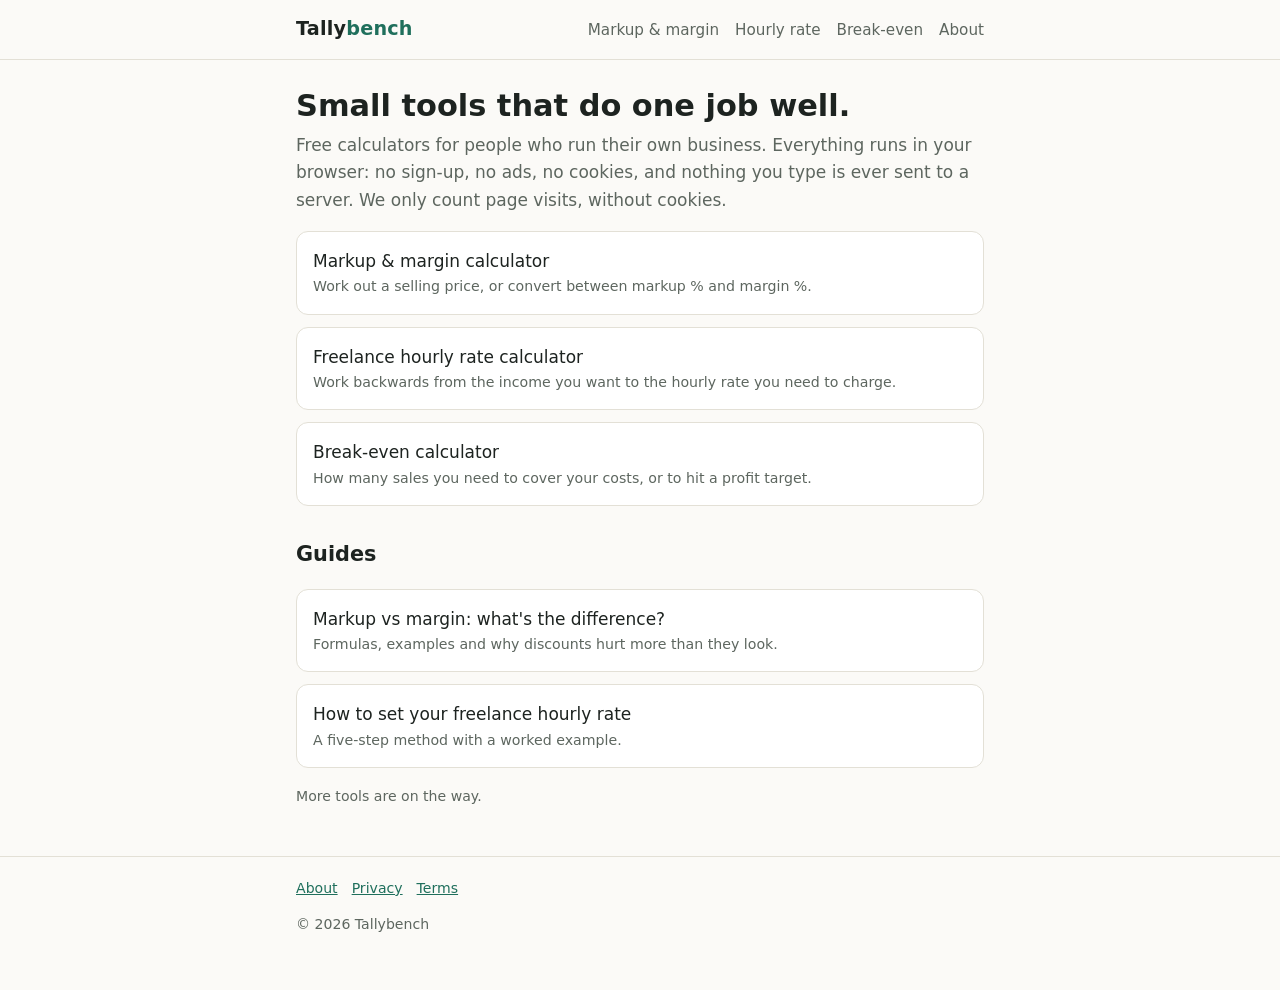
<file: index.html>
<!doctype html>
<html lang="en">
<head>
<meta charset="utf-8">
<meta name="viewport" content="width=device-width,initial-scale=1">
<title>Tallybench – free, private calculators for small business</title>
<meta name="description" content="Small, fast calculators for people who run their own business. Everything runs in your browser. No sign-up, no cookies, and nothing you type is sent anywhere.">
<link rel="canonical" href="https://tallybench.github.io/">
<link rel="stylesheet" href="style.css">
</head>
<body>
<header class="site"><div class="wrap">
<a class="brand" href="./">Tally<span>bench</span></a>
<nav><a href="markup-margin-calculator.html">Markup &amp; margin</a><a href="hourly-rate-calculator.html">Hourly rate</a><a href="break-even-calculator.html">Break-even</a><a href="about.html">About</a></nav>
</div></header>
<main class="wrap">
<h1>Small tools that do one job well.</h1>
<p class="lead">Free calculators for people who run their own business. Everything runs in your browser: no sign-up, no ads, no cookies, and nothing you type is ever sent to a server. We only count page visits, without cookies.</p>
<ul class="tools">
<li><a href="markup-margin-calculator.html">Markup &amp; margin calculator<small>Work out a selling price, or convert between markup % and margin %.</small></a></li>
<li><a href="hourly-rate-calculator.html">Freelance hourly rate calculator<small>Work backwards from the income you want to the hourly rate you need to charge.</small></a></li>
<li><a href="break-even-calculator.html">Break-even calculator<small>How many sales you need to cover your costs, or to hit a profit target.</small></a></li>
</ul>
<h2>Guides</h2>
<ul class="tools">
<li><a href="guide-markup-vs-margin.html">Markup vs margin: what's the difference?<small>Formulas, examples and why discounts hurt more than they look.</small></a></li>
<li><a href="guide-freelance-hourly-rate.html">How to set your freelance hourly rate<small>A five-step method with a worked example.</small></a></li>
</ul>
<p class="note">More tools are on the way.</p>
</main>
<footer><div class="wrap"><a href="about.html">About</a><a href="privacy.html">Privacy</a><a href="terms.html">Terms</a><p>© 2026 Tallybench</p></div></footer>
<script data-goatcounter="https://claude.goatcounter.com/count" async src="//gc.zgo.at/count.js"></script>
</body>
</html>
</file>
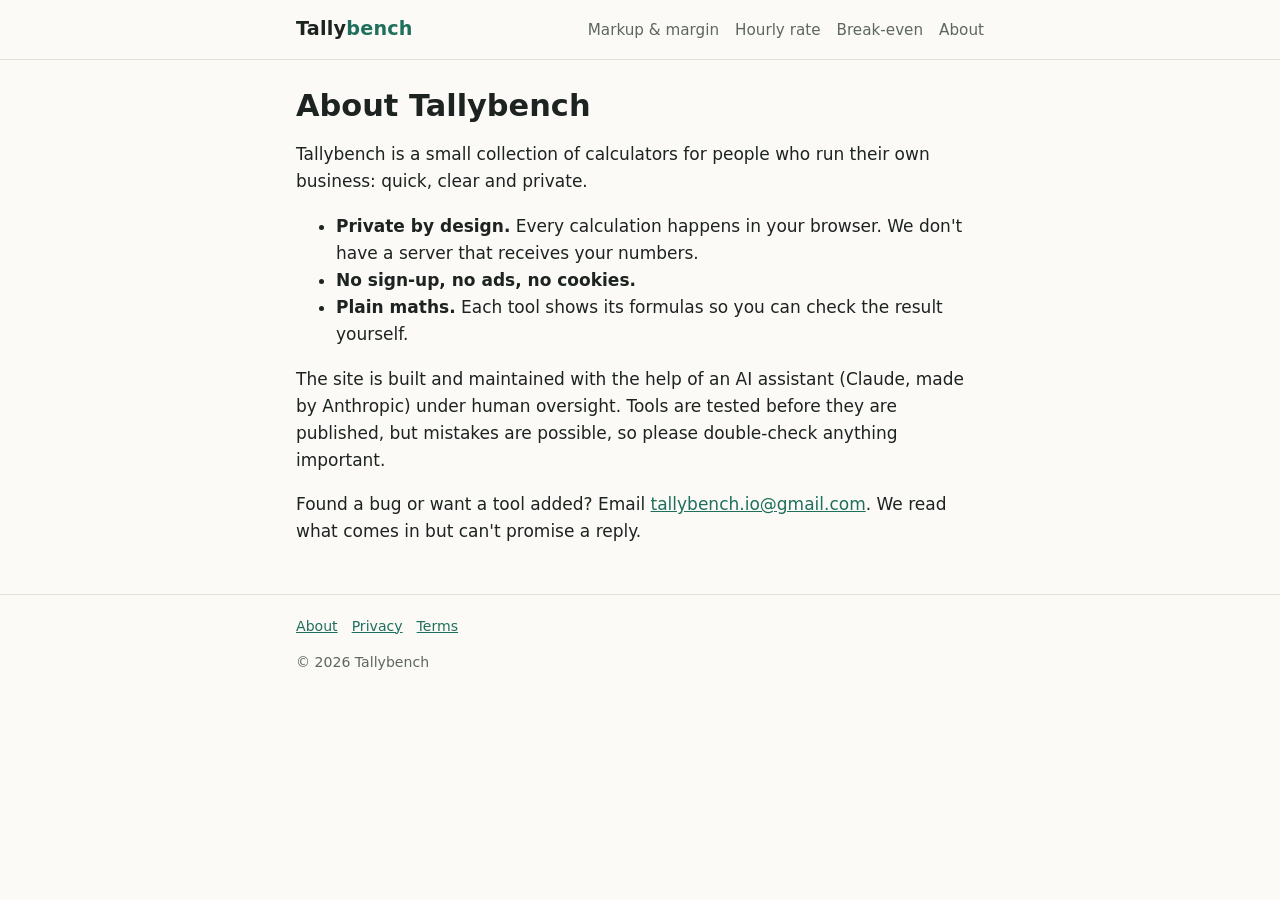
<file: about.html>
<!doctype html>
<html lang="en">
<head>
<meta charset="utf-8">
<meta name="viewport" content="width=device-width,initial-scale=1">
<title>About – Tallybench</title>
<meta name="description" content="Tallybench builds small, private, in-browser calculators for people who run their own business.">
<link rel="canonical" href="https://tallybench.github.io/about.html">
<link rel="stylesheet" href="style.css">
</head>
<body>
<header class="site"><div class="wrap">
<a class="brand" href="./">Tally<span>bench</span></a>
<nav><a href="markup-margin-calculator.html">Markup &amp; margin</a><a href="hourly-rate-calculator.html">Hourly rate</a><a href="break-even-calculator.html">Break-even</a><a href="about.html">About</a></nav>
</div></header>
<main class="wrap">
<h1>About Tallybench</h1>
<p>Tallybench is a small collection of calculators for people who run their own business: quick, clear and private.</p>
<ul>
<li><strong>Private by design.</strong> Every calculation happens in your browser. We don't have a server that receives your numbers.</li>
<li><strong>No sign-up, no ads, no cookies.</strong></li>
<li><strong>Plain maths.</strong> Each tool shows its formulas so you can check the result yourself.</li>
</ul>
<p>The site is built and maintained with the help of an AI assistant (Claude, made by Anthropic) under human oversight. Tools are tested before they are published, but mistakes are possible, so please double-check anything important.</p>
<p>Found a bug or want a tool added? Email <a href="mailto:tallybench.io@gmail.com">tallybench.io@gmail.com</a>. We read what comes in but can't promise a reply.</p>
</main>
<footer><div class="wrap"><a href="about.html">About</a><a href="privacy.html">Privacy</a><a href="terms.html">Terms</a><p>© 2026 Tallybench</p></div></footer>
<script data-goatcounter="https://claude.goatcounter.com/count" async src="//gc.zgo.at/count.js"></script>
</body>
</html>
</file>
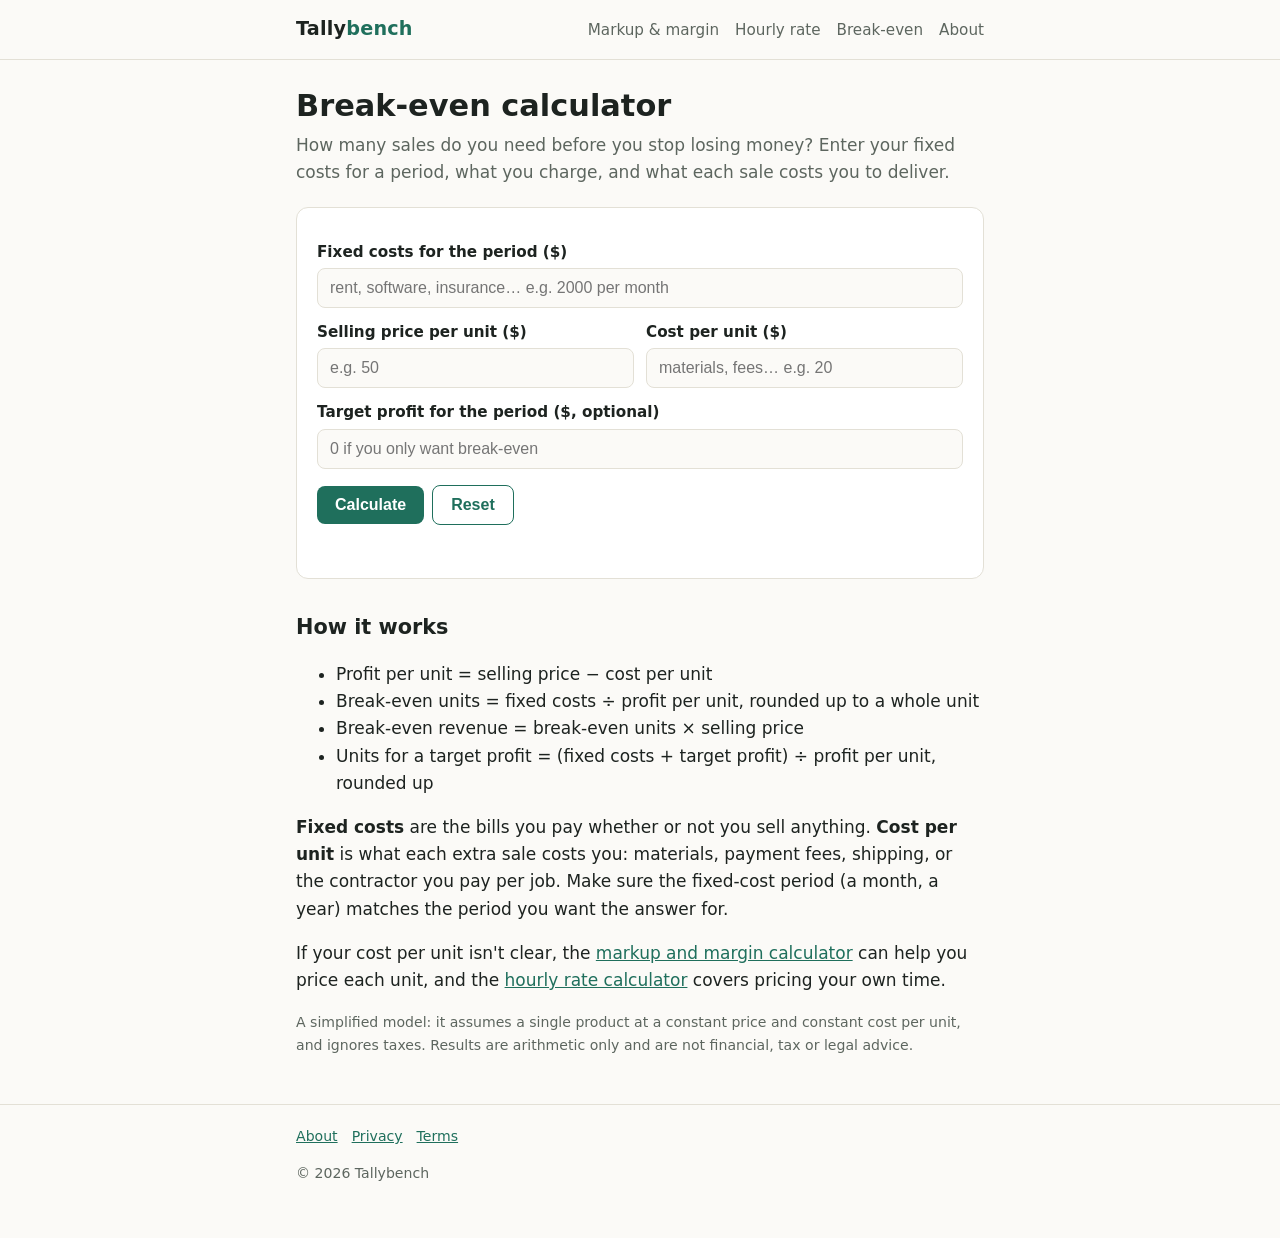
<file: break-even-calculator.html>
<!doctype html>
<html lang="en">
<head>
<meta charset="utf-8">
<meta name="viewport" content="width=device-width,initial-scale=1">
<title>Break-even calculator – Tallybench</title>
<meta name="description" content="Find how many sales you need to cover your costs. Enter fixed costs, price and cost per unit to get your break-even point, plus the sales needed for a target profit. Runs in your browser.">
<link rel="canonical" href="https://tallybench.github.io/break-even-calculator.html">
<link rel="stylesheet" href="style.css">
</head>
<body>
<header class="site"><div class="wrap">
<a class="brand" href="./">Tally<span>bench</span></a>
<nav><a href="markup-margin-calculator.html">Markup &amp; margin</a><a href="hourly-rate-calculator.html">Hourly rate</a><a href="break-even-calculator.html">Break-even</a><a href="about.html">About</a></nav>
</div></header>
<main class="wrap">
<h1>Break-even calculator</h1>
<p class="lead">How many sales do you need before you stop losing money? Enter your fixed costs for a period, what you charge, and what each sale costs you to deliver.</p>

<form class="card" id="f" novalidate>
<label for="fixed">Fixed costs for the period ($)</label>
<input id="fixed" inputmode="decimal" placeholder="rent, software, insurance… e.g. 2000 per month" autocomplete="off">
<div class="row">
<div><label for="price">Selling price per unit ($)</label><input id="price" inputmode="decimal" placeholder="e.g. 50" autocomplete="off"></div>
<div><label for="variable">Cost per unit ($)</label><input id="variable" inputmode="decimal" placeholder="materials, fees… e.g. 20" autocomplete="off"></div>
</div>
<label for="target">Target profit for the period ($, optional)</label>
<input id="target" inputmode="decimal" placeholder="0 if you only want break-even" autocomplete="off">
<button type="submit">Calculate</button><button type="button" class="secondary" id="reset">Reset</button>
<div class="err" id="err" role="alert"></div>
<div class="results" id="out" aria-live="polite" hidden>
<div class="stat"><div class="k">Break-even units</div><div class="v" id="r-units"></div></div>
<div class="stat"><div class="k">Break-even revenue</div><div class="v" id="r-revenue"></div></div>
<div class="stat"><div class="k">Profit per unit</div><div class="v" id="r-contrib"></div></div>
<div class="stat"><div class="k">Per-unit margin</div><div class="v" id="r-contribpct"></div></div>
<div class="stat"><div class="k">Units for target profit</div><div class="v" id="r-tunits"></div></div>
<div class="stat"><div class="k">Revenue for target profit</div><div class="v" id="r-trevenue"></div></div>
</div>
</form>

<h2>How it works</h2>
<ul>
<li>Profit per unit = selling price − cost per unit</li>
<li>Break-even units = fixed costs ÷ profit per unit, rounded up to a whole unit</li>
<li>Break-even revenue = break-even units × selling price</li>
<li>Units for a target profit = (fixed costs + target profit) ÷ profit per unit, rounded up</li>
</ul>
<p><strong>Fixed costs</strong> are the bills you pay whether or not you sell anything. <strong>Cost per unit</strong> is what each extra sale costs you: materials, payment fees, shipping, or the contractor you pay per job. Make sure the fixed-cost period (a month, a year) matches the period you want the answer for.</p>
<p>If your cost per unit isn't clear, the <a href="markup-margin-calculator.html">markup and margin calculator</a> can help you price each unit, and the <a href="hourly-rate-calculator.html">hourly rate calculator</a> covers pricing your own time.</p>
<p class="note">A simplified model: it assumes a single product at a constant price and constant cost per unit, and ignores taxes. Results are arithmetic only and are not financial, tax or legal advice.</p>
</main>
<footer><div class="wrap"><a href="about.html">About</a><a href="privacy.html">Privacy</a><a href="terms.html">Terms</a><p>© 2026 Tallybench</p></div></footer>
<script src="break-even.js"></script>
<script data-goatcounter="https://claude.goatcounter.com/count" async src="//gc.zgo.at/count.js"></script>
</body>
</html>
</file>
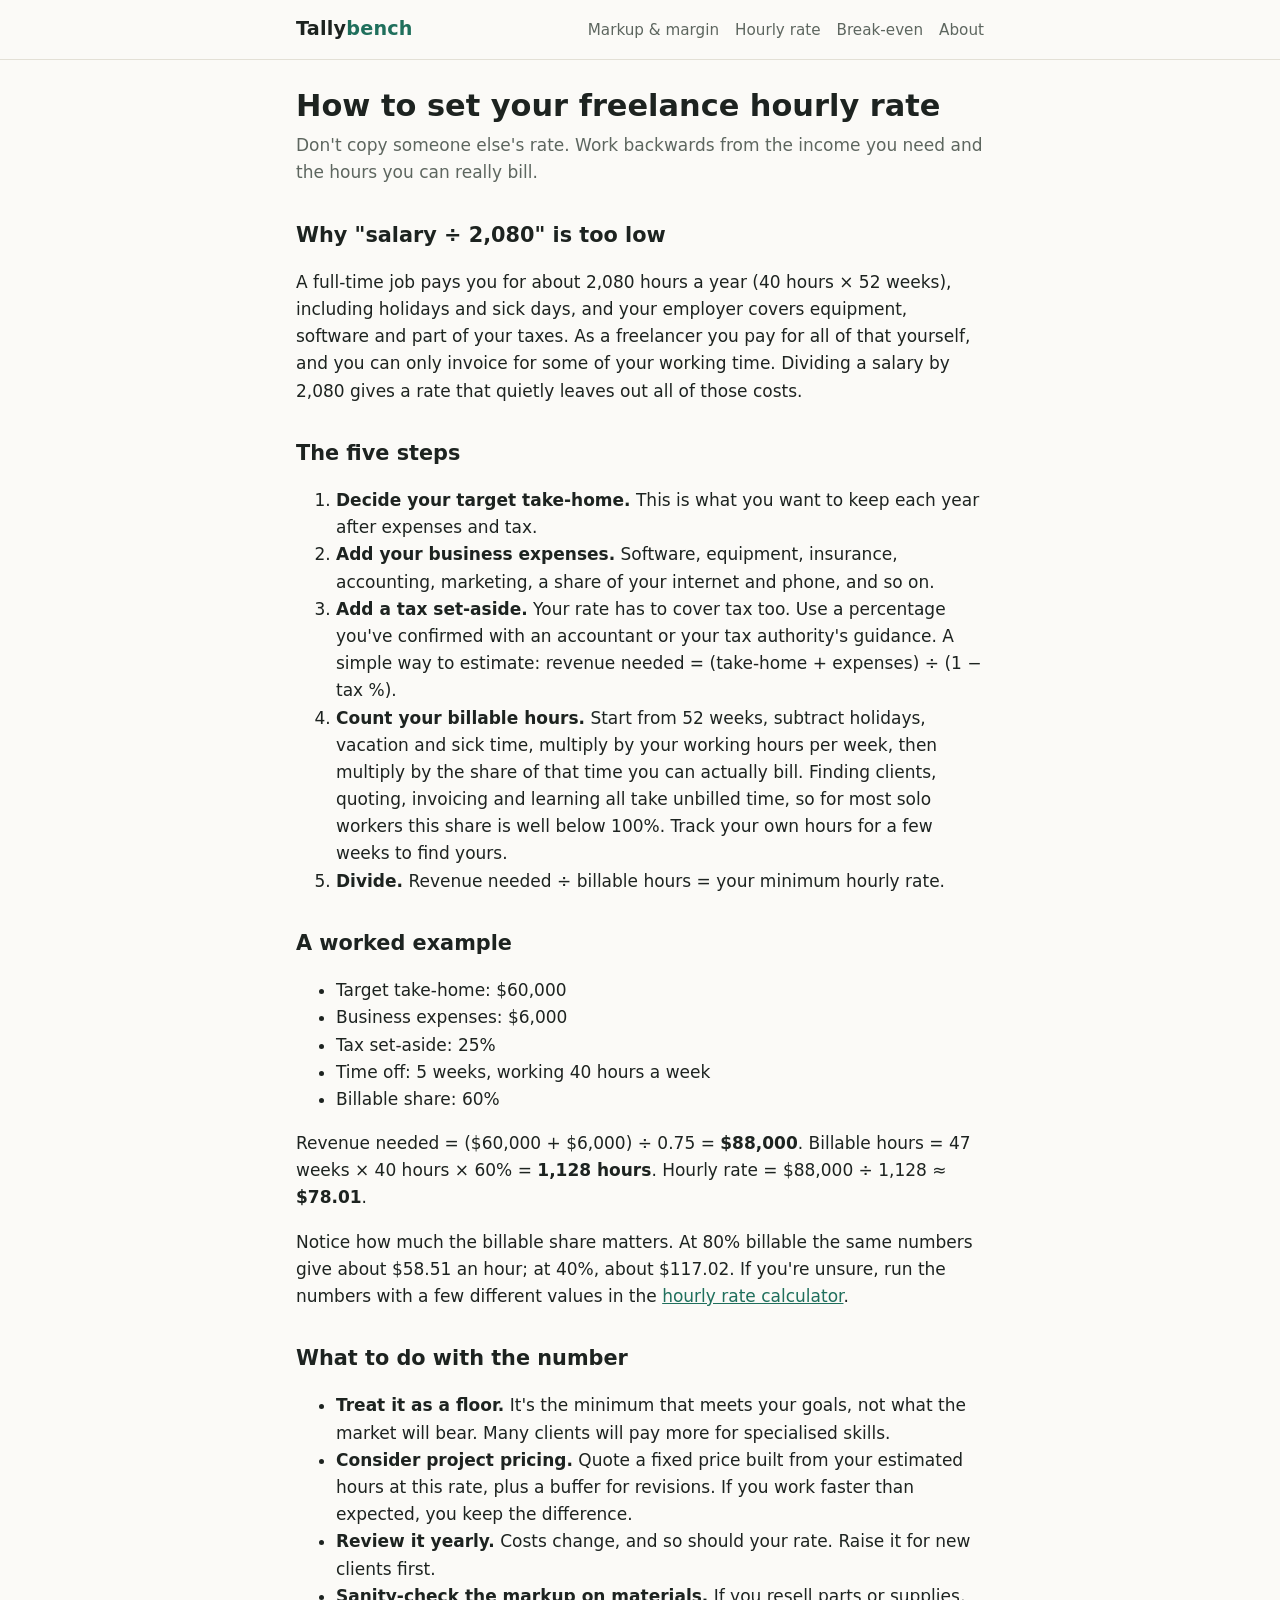
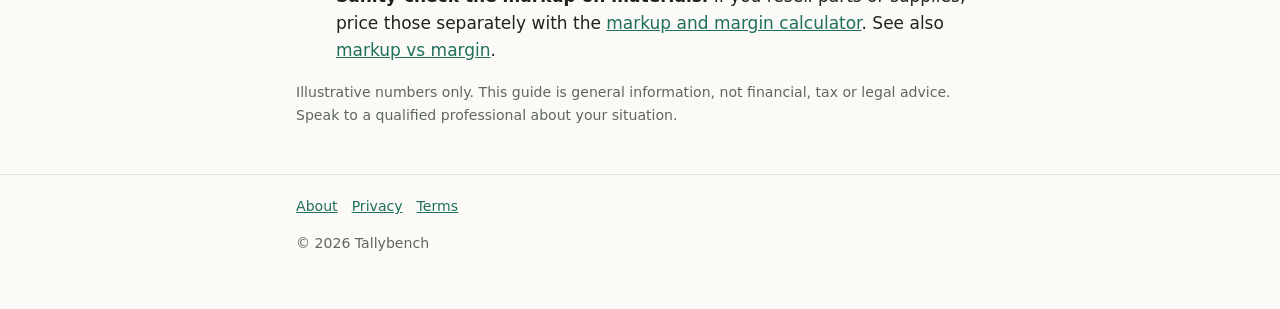
<file: guide-freelance-hourly-rate.html>
<!doctype html>
<html lang="en">
<head>
<meta charset="utf-8">
<meta name="viewport" content="width=device-width,initial-scale=1">
<title>How to set your freelance hourly rate (with a worked example) – Tallybench</title>
<meta name="description" content="A step-by-step way to work out your freelance hourly rate: start from the income you want, add expenses and tax set-aside, then divide by the hours you can really bill.">
<link rel="canonical" href="https://tallybench.github.io/guide-freelance-hourly-rate.html">
<link rel="stylesheet" href="style.css">
</head>
<body>
<header class="site"><div class="wrap">
<a class="brand" href="./">Tally<span>bench</span></a>
<nav><a href="markup-margin-calculator.html">Markup &amp; margin</a><a href="hourly-rate-calculator.html">Hourly rate</a><a href="break-even-calculator.html">Break-even</a><a href="about.html">About</a></nav>
</div></header>
<main class="wrap">
<h1>How to set your freelance hourly rate</h1>
<p class="lead">Don't copy someone else's rate. Work backwards from the income you need and the hours you can really bill.</p>

<h2>Why "salary ÷ 2,080" is too low</h2>
<p>A full-time job pays you for about 2,080 hours a year (40 hours × 52 weeks), including holidays and sick days, and your employer covers equipment, software and part of your taxes. As a freelancer you pay for all of that yourself, and you can only invoice for some of your working time. Dividing a salary by 2,080 gives a rate that quietly leaves out all of those costs.</p>

<h2>The five steps</h2>
<ol>
<li><strong>Decide your target take-home.</strong> This is what you want to keep each year after expenses and tax.</li>
<li><strong>Add your business expenses.</strong> Software, equipment, insurance, accounting, marketing, a share of your internet and phone, and so on.</li>
<li><strong>Add a tax set-aside.</strong> Your rate has to cover tax too. Use a percentage you've confirmed with an accountant or your tax authority's guidance. A simple way to estimate: revenue needed = (take-home + expenses) ÷ (1 − tax %).</li>
<li><strong>Count your billable hours.</strong> Start from 52 weeks, subtract holidays, vacation and sick time, multiply by your working hours per week, then multiply by the share of that time you can actually bill. Finding clients, quoting, invoicing and learning all take unbilled time, so for most solo workers this share is well below 100%. Track your own hours for a few weeks to find yours.</li>
<li><strong>Divide.</strong> Revenue needed ÷ billable hours = your minimum hourly rate.</li>
</ol>

<h2>A worked example</h2>
<ul>
<li>Target take-home: $60,000</li>
<li>Business expenses: $6,000</li>
<li>Tax set-aside: 25%</li>
<li>Time off: 5 weeks, working 40 hours a week</li>
<li>Billable share: 60%</li>
</ul>
<p>Revenue needed = ($60,000 + $6,000) ÷ 0.75 = <strong>$88,000</strong>. Billable hours = 47 weeks × 40 hours × 60% = <strong>1,128 hours</strong>. Hourly rate = $88,000 ÷ 1,128 ≈ <strong>$78.01</strong>.</p>
<p>Notice how much the billable share matters. At 80% billable the same numbers give about $58.51 an hour; at 40%, about $117.02. If you're unsure, run the numbers with a few different values in the <a href="hourly-rate-calculator.html">hourly rate calculator</a>.</p>

<h2>What to do with the number</h2>
<ul>
<li><strong>Treat it as a floor.</strong> It's the minimum that meets your goals, not what the market will bear. Many clients will pay more for specialised skills.</li>
<li><strong>Consider project pricing.</strong> Quote a fixed price built from your estimated hours at this rate, plus a buffer for revisions. If you work faster than expected, you keep the difference.</li>
<li><strong>Review it yearly.</strong> Costs change, and so should your rate. Raise it for new clients first.</li>
<li><strong>Sanity-check the markup on materials.</strong> If you resell parts or supplies, price those separately with the <a href="markup-margin-calculator.html">markup and margin calculator</a>. See also <a href="guide-markup-vs-margin.html">markup vs margin</a>.</li>
</ul>
<p class="note">Illustrative numbers only. This guide is general information, not financial, tax or legal advice. Speak to a qualified professional about your situation.</p>
</main>
<footer><div class="wrap"><a href="about.html">About</a><a href="privacy.html">Privacy</a><a href="terms.html">Terms</a><p>© 2026 Tallybench</p></div></footer>
<script data-goatcounter="https://claude.goatcounter.com/count" async src="//gc.zgo.at/count.js"></script>
</body>
</html>
</file>
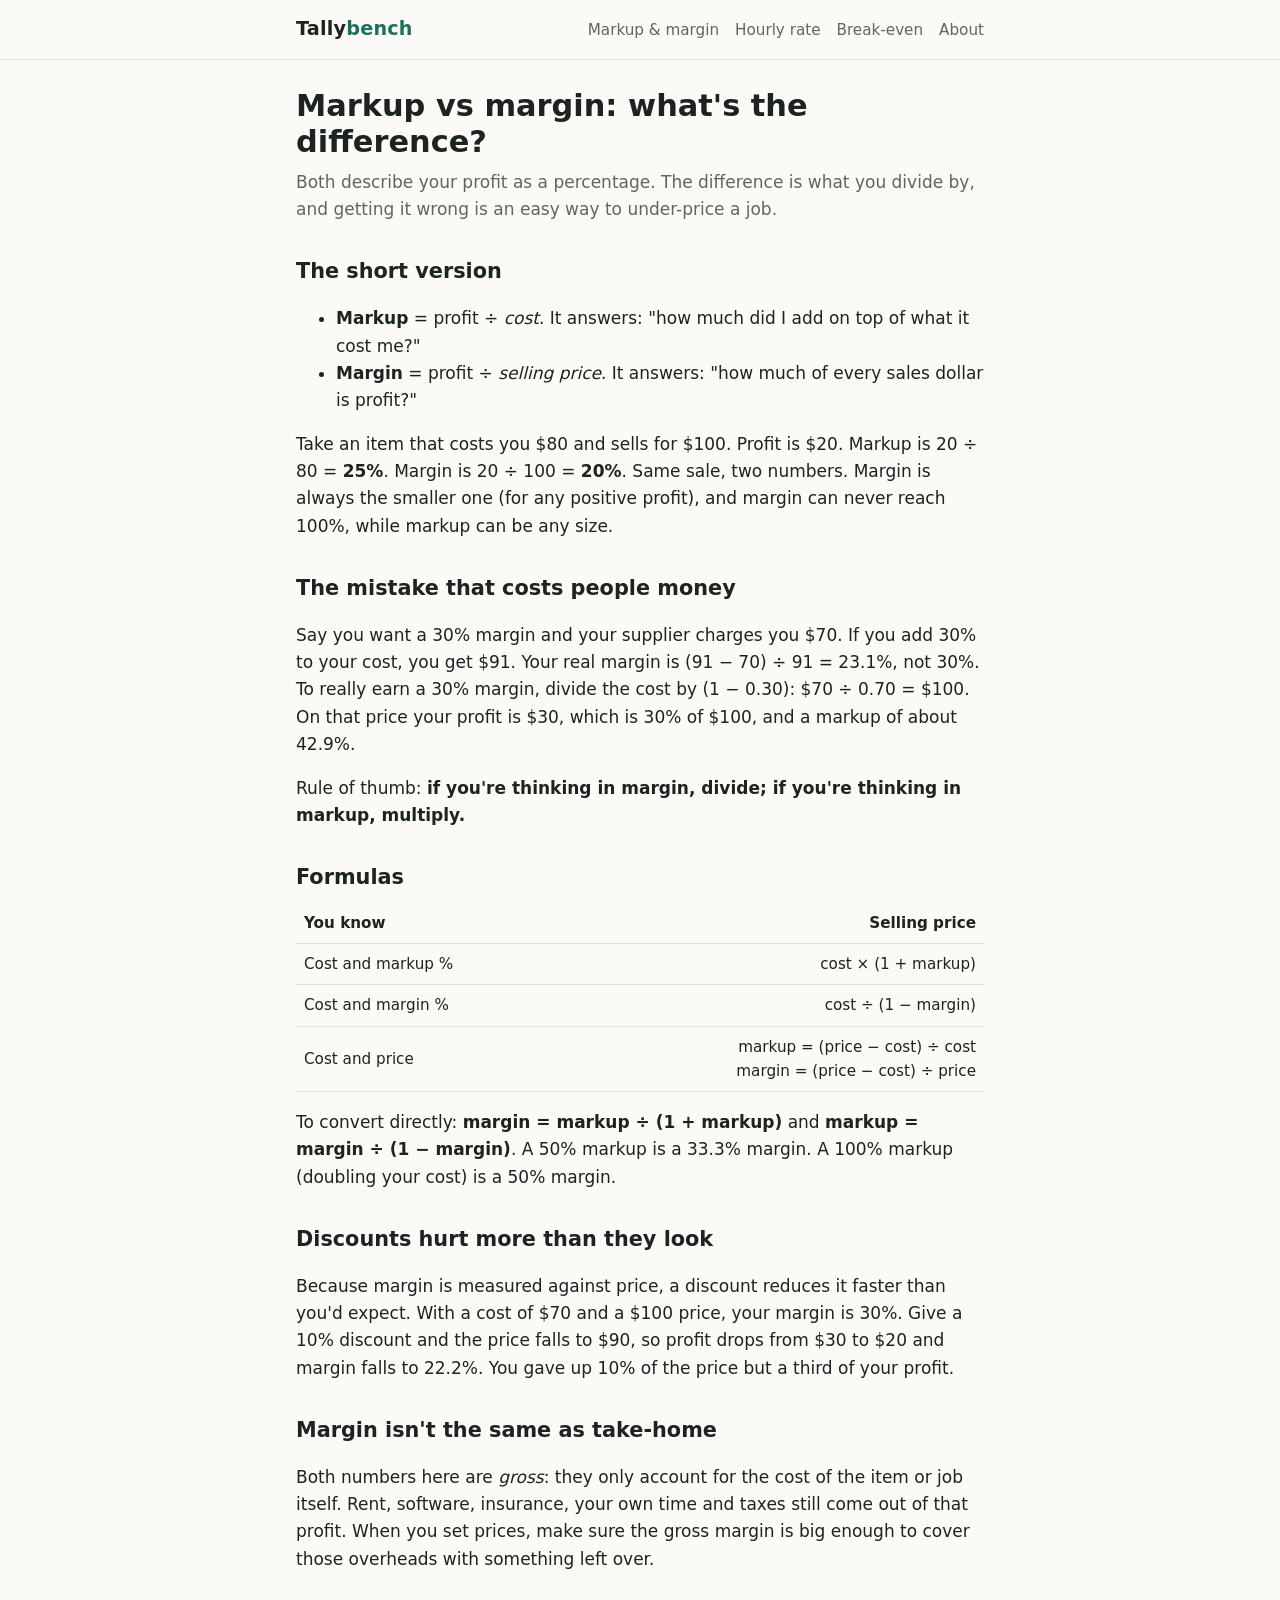
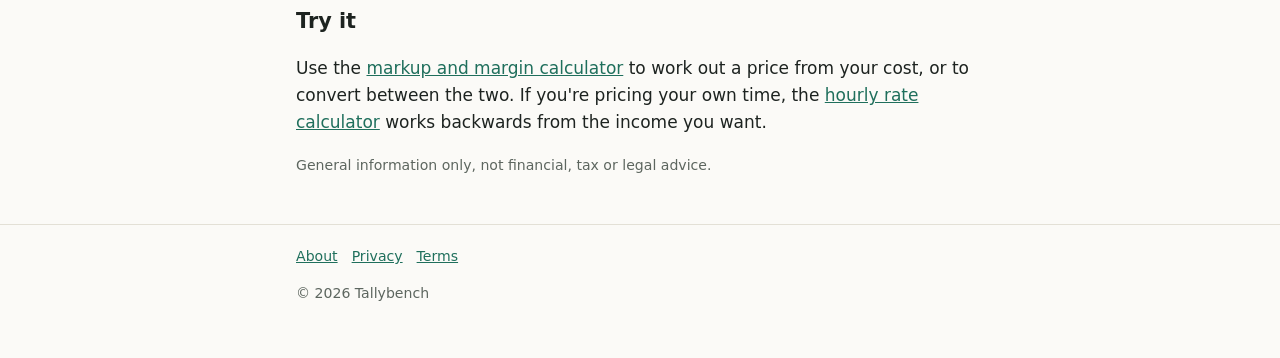
<file: guide-markup-vs-margin.html>
<!doctype html>
<html lang="en">
<head>
<meta charset="utf-8">
<meta name="viewport" content="width=device-width,initial-scale=1">
<title>Markup vs margin: the difference, formulas and examples – Tallybench</title>
<meta name="description" content="Markup and margin are not the same thing. Learn the difference, the formulas to convert between them, and how a discount quietly eats your margin.">
<link rel="canonical" href="https://tallybench.github.io/guide-markup-vs-margin.html">
<link rel="stylesheet" href="style.css">
</head>
<body>
<header class="site"><div class="wrap">
<a class="brand" href="./">Tally<span>bench</span></a>
<nav><a href="markup-margin-calculator.html">Markup &amp; margin</a><a href="hourly-rate-calculator.html">Hourly rate</a><a href="break-even-calculator.html">Break-even</a><a href="about.html">About</a></nav>
</div></header>
<main class="wrap">
<h1>Markup vs margin: what's the difference?</h1>
<p class="lead">Both describe your profit as a percentage. The difference is what you divide by, and getting it wrong is an easy way to under-price a job.</p>

<h2>The short version</h2>
<ul>
<li><strong>Markup</strong> = profit ÷ <em>cost</em>. It answers: "how much did I add on top of what it cost me?"</li>
<li><strong>Margin</strong> = profit ÷ <em>selling price</em>. It answers: "how much of every sales dollar is profit?"</li>
</ul>
<p>Take an item that costs you $80 and sells for $100. Profit is $20. Markup is 20 ÷ 80 = <strong>25%</strong>. Margin is 20 ÷ 100 = <strong>20%</strong>. Same sale, two numbers. Margin is always the smaller one (for any positive profit), and margin can never reach 100%, while markup can be any size.</p>

<h2>The mistake that costs people money</h2>
<p>Say you want a 30% margin and your supplier charges you $70. If you add 30% to your cost, you get $91. Your real margin is (91 − 70) ÷ 91 = 23.1%, not 30%. To really earn a 30% margin, divide the cost by (1 − 0.30): $70 ÷ 0.70 = $100. On that price your profit is $30, which is 30% of $100, and a markup of about 42.9%.</p>
<p>Rule of thumb: <strong>if you're thinking in margin, divide; if you're thinking in markup, multiply.</strong></p>

<h2>Formulas</h2>
<table>
<thead><tr><th>You know</th><th>Selling price</th></tr></thead>
<tbody>
<tr><td>Cost and markup %</td><td>cost × (1 + markup)</td></tr>
<tr><td>Cost and margin %</td><td>cost ÷ (1 − margin)</td></tr>
<tr><td>Cost and price</td><td>markup = (price − cost) ÷ cost<br>margin = (price − cost) ÷ price</td></tr>
</tbody>
</table>
<p>To convert directly: <strong>margin = markup ÷ (1 + markup)</strong> and <strong>markup = margin ÷ (1 − margin)</strong>. A 50% markup is a 33.3% margin. A 100% markup (doubling your cost) is a 50% margin.</p>

<h2>Discounts hurt more than they look</h2>
<p>Because margin is measured against price, a discount reduces it faster than you'd expect. With a cost of $70 and a $100 price, your margin is 30%. Give a 10% discount and the price falls to $90, so profit drops from $30 to $20 and margin falls to 22.2%. You gave up 10% of the price but a third of your profit.</p>

<h2>Margin isn't the same as take-home</h2>
<p>Both numbers here are <em>gross</em>: they only account for the cost of the item or job itself. Rent, software, insurance, your own time and taxes still come out of that profit. When you set prices, make sure the gross margin is big enough to cover those overheads with something left over.</p>

<h2>Try it</h2>
<p>Use the <a href="markup-margin-calculator.html">markup and margin calculator</a> to work out a price from your cost, or to convert between the two. If you're pricing your own time, the <a href="hourly-rate-calculator.html">hourly rate calculator</a> works backwards from the income you want.</p>
<p class="note">General information only, not financial, tax or legal advice.</p>
</main>
<footer><div class="wrap"><a href="about.html">About</a><a href="privacy.html">Privacy</a><a href="terms.html">Terms</a><p>© 2026 Tallybench</p></div></footer>
<script data-goatcounter="https://claude.goatcounter.com/count" async src="//gc.zgo.at/count.js"></script>
</body>
</html>
</file>
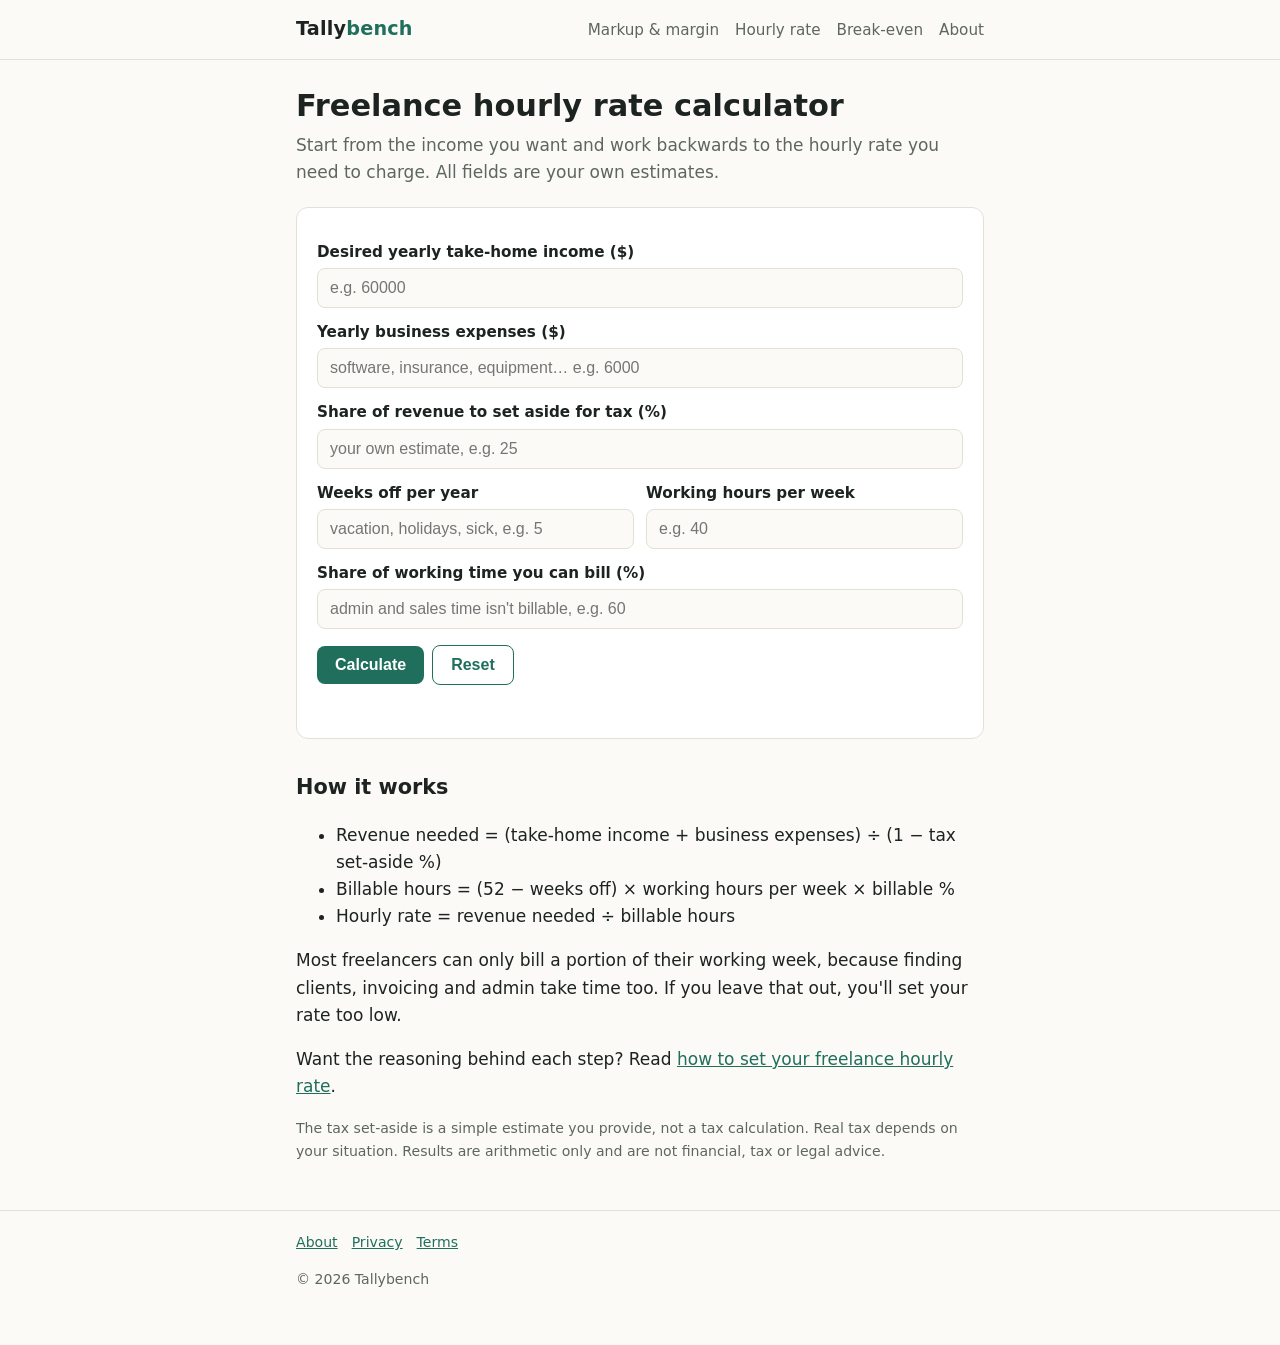
<file: hourly-rate-calculator.html>
<!doctype html>
<html lang="en">
<head>
<meta charset="utf-8">
<meta name="viewport" content="width=device-width,initial-scale=1">
<title>Freelance hourly rate calculator – Tallybench</title>
<meta name="description" content="Work out what to charge per hour. Enter the income you want, your expenses, tax set-aside, time off and billable hours. Runs in your browser; nothing is stored.">
<link rel="canonical" href="https://tallybench.github.io/hourly-rate-calculator.html">
<link rel="stylesheet" href="style.css">
</head>
<body>
<header class="site"><div class="wrap">
<a class="brand" href="./">Tally<span>bench</span></a>
<nav><a href="markup-margin-calculator.html">Markup &amp; margin</a><a href="hourly-rate-calculator.html">Hourly rate</a><a href="break-even-calculator.html">Break-even</a><a href="about.html">About</a></nav>
</div></header>
<main class="wrap">
<h1>Freelance hourly rate calculator</h1>
<p class="lead">Start from the income you want and work backwards to the hourly rate you need to charge. All fields are your own estimates.</p>

<form class="card" id="f" novalidate>
<label for="takeHome">Desired yearly take-home income ($)</label>
<input id="takeHome" inputmode="decimal" placeholder="e.g. 60000" autocomplete="off">
<label for="expenses">Yearly business expenses ($)</label>
<input id="expenses" inputmode="decimal" placeholder="software, insurance, equipment… e.g. 6000" autocomplete="off">
<label for="taxPct">Share of revenue to set aside for tax (%)</label>
<input id="taxPct" inputmode="decimal" placeholder="your own estimate, e.g. 25" autocomplete="off">
<div class="row">
<div><label for="weeksOff">Weeks off per year</label><input id="weeksOff" inputmode="decimal" placeholder="vacation, holidays, sick, e.g. 5" autocomplete="off"></div>
<div><label for="hoursPerWeek">Working hours per week</label><input id="hoursPerWeek" inputmode="decimal" placeholder="e.g. 40" autocomplete="off"></div>
</div>
<label for="billablePct">Share of working time you can bill (%)</label>
<input id="billablePct" inputmode="decimal" placeholder="admin and sales time isn't billable, e.g. 60" autocomplete="off">
<button type="submit">Calculate</button><button type="button" class="secondary" id="reset">Reset</button>
<div class="err" id="err" role="alert"></div>
<div class="results" id="out" aria-live="polite" hidden>
<div class="stat"><div class="k">Hourly rate</div><div class="v" id="r-hourly"></div></div>
<div class="stat"><div class="k">Per 8-hour day</div><div class="v" id="r-daily"></div></div>
<div class="stat"><div class="k">Revenue needed / year</div><div class="v" id="r-revenue"></div></div>
<div class="stat"><div class="k">Revenue needed / month</div><div class="v" id="r-monthly"></div></div>
<div class="stat"><div class="k">Billable hours / year</div><div class="v" id="r-hours"></div></div>
</div>
</form>

<h2>How it works</h2>
<ul>
<li>Revenue needed = (take-home income + business expenses) ÷ (1 − tax set-aside %)</li>
<li>Billable hours = (52 − weeks off) × working hours per week × billable %</li>
<li>Hourly rate = revenue needed ÷ billable hours</li>
</ul>
<p>Most freelancers can only bill a portion of their working week, because finding clients, invoicing and admin take time too. If you leave that out, you'll set your rate too low.</p>
<p>Want the reasoning behind each step? Read <a href="guide-freelance-hourly-rate.html">how to set your freelance hourly rate</a>.</p>
<p class="note">The tax set-aside is a simple estimate you provide, not a tax calculation. Real tax depends on your situation. Results are arithmetic only and are not financial, tax or legal advice.</p>
</main>
<footer><div class="wrap"><a href="about.html">About</a><a href="privacy.html">Privacy</a><a href="terms.html">Terms</a><p>© 2026 Tallybench</p></div></footer>
<script src="hourly-rate.js"></script>
<script data-goatcounter="https://claude.goatcounter.com/count" async src="//gc.zgo.at/count.js"></script>
</body>
</html>
</file>
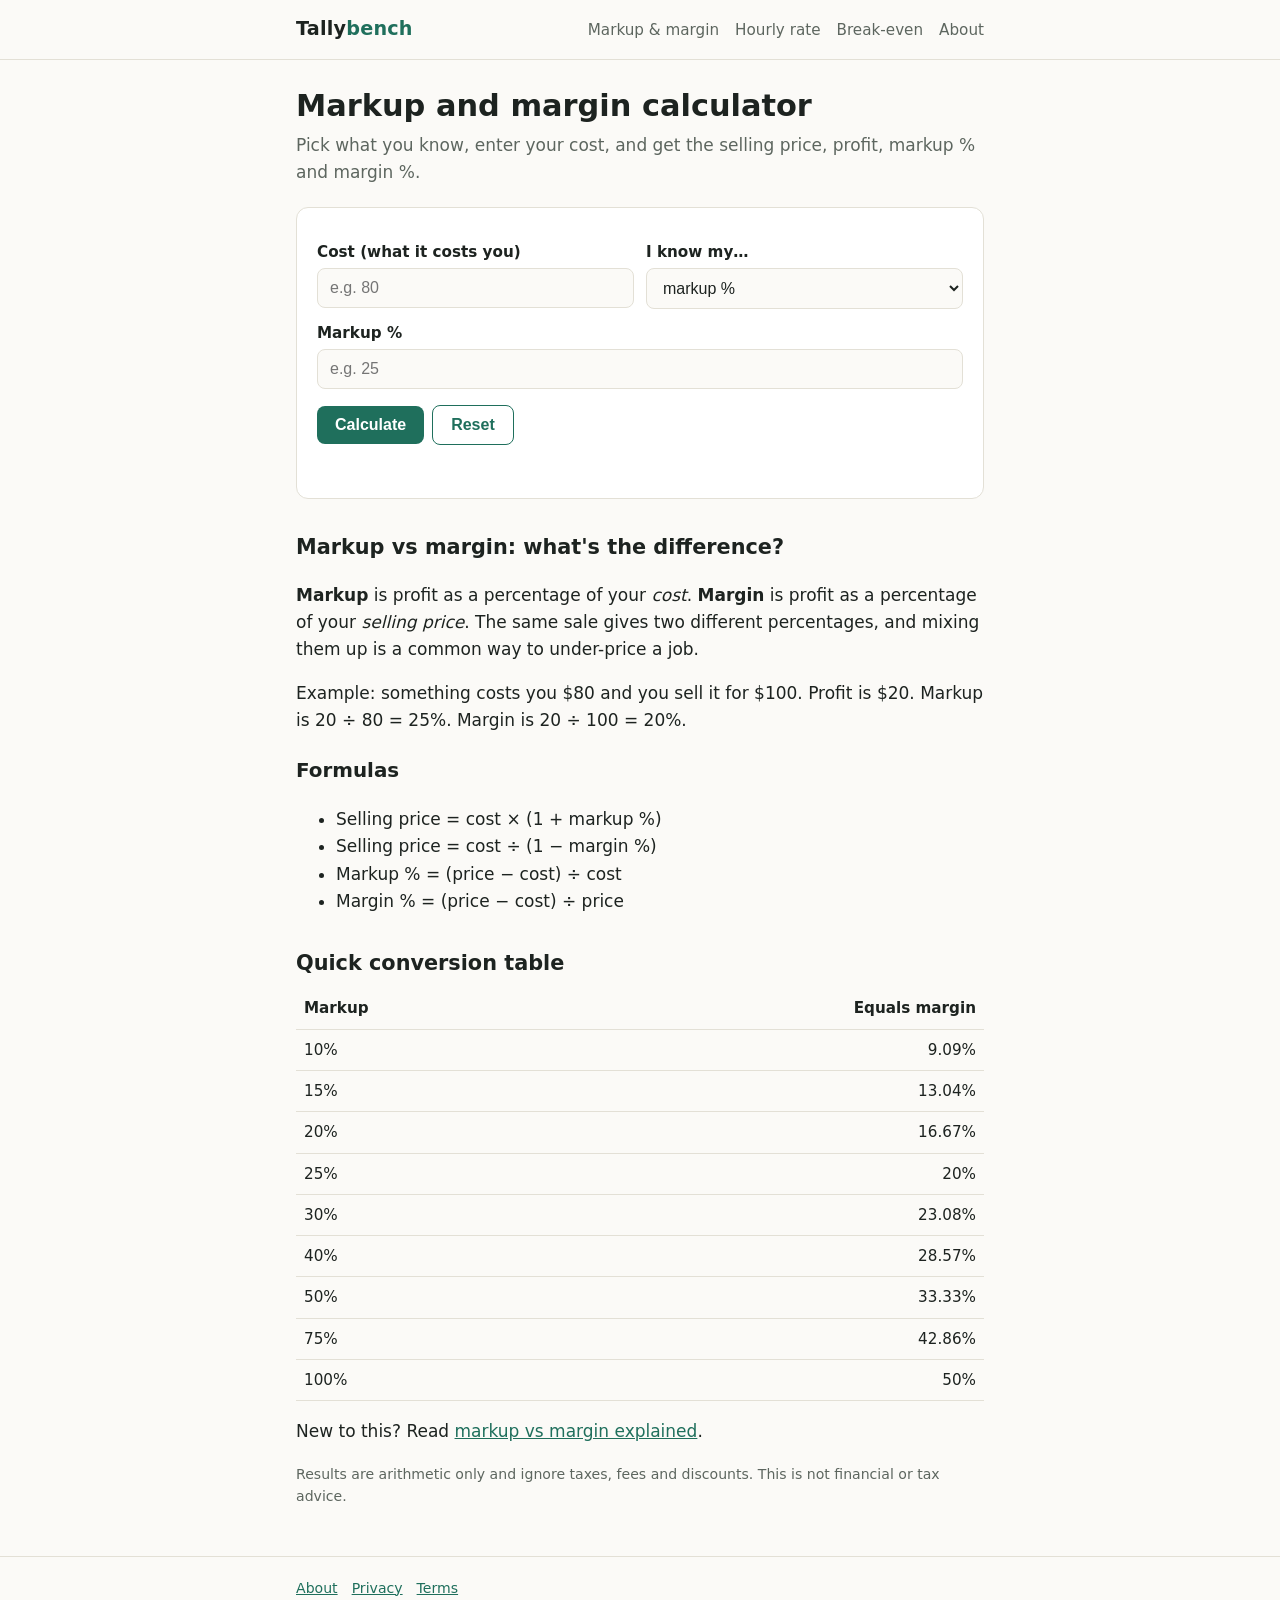
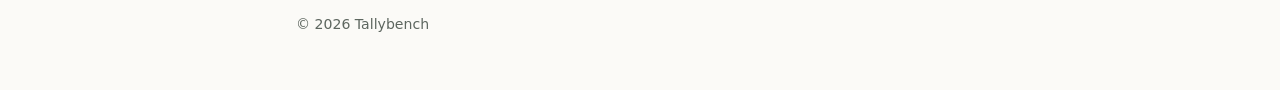
<file: markup-margin-calculator.html>
<!doctype html>
<html lang="en">
<head>
<meta charset="utf-8">
<meta name="viewport" content="width=device-width,initial-scale=1">
<title>Markup and margin calculator – Tallybench</title>
<meta name="description" content="Free markup and margin calculator. Enter a cost and a markup %, margin % or selling price and get the rest. Converts between markup and margin. Runs in your browser; nothing is stored.">
<link rel="canonical" href="https://tallybench.github.io/markup-margin-calculator.html">
<link rel="stylesheet" href="style.css">
</head>
<body>
<header class="site"><div class="wrap">
<a class="brand" href="./">Tally<span>bench</span></a>
<nav><a href="markup-margin-calculator.html">Markup &amp; margin</a><a href="hourly-rate-calculator.html">Hourly rate</a><a href="break-even-calculator.html">Break-even</a><a href="about.html">About</a></nav>
</div></header>
<main class="wrap">
<h1>Markup and margin calculator</h1>
<p class="lead">Pick what you know, enter your cost, and get the selling price, profit, markup % and margin %.</p>

<form class="card" id="f" novalidate>
<div class="row">
<div><label for="cost">Cost (what it costs you)</label><input id="cost" inputmode="decimal" placeholder="e.g. 80" autocomplete="off"></div>
<div><label for="mode">I know my…</label>
<select id="mode"><option value="markup">markup %</option><option value="margin">margin %</option><option value="price">selling price</option></select></div>
</div>
<label for="val" id="vallabel">Markup %</label>
<input id="val" inputmode="decimal" placeholder="e.g. 25" autocomplete="off">
<button type="submit">Calculate</button><button type="button" class="secondary" id="reset">Reset</button>
<div class="err" id="err" role="alert"></div>
<div class="results" id="out" aria-live="polite" hidden>
<div class="stat"><div class="k">Selling price</div><div class="v" id="r-price"></div></div>
<div class="stat"><div class="k">Profit</div><div class="v" id="r-profit"></div></div>
<div class="stat"><div class="k">Markup</div><div class="v" id="r-markup"></div></div>
<div class="stat"><div class="k">Margin</div><div class="v" id="r-margin"></div></div>
</div>
</form>

<h2>Markup vs margin: what's the difference?</h2>
<p><strong>Markup</strong> is profit as a percentage of your <em>cost</em>. <strong>Margin</strong> is profit as a percentage of your <em>selling price</em>. The same sale gives two different percentages, and mixing them up is a common way to under-price a job.</p>
<p>Example: something costs you $80 and you sell it for $100. Profit is $20. Markup is 20 ÷ 80 = 25%. Margin is 20 ÷ 100 = 20%.</p>
<h3>Formulas</h3>
<ul>
<li>Selling price = cost × (1 + markup %)</li>
<li>Selling price = cost ÷ (1 − margin %)</li>
<li>Markup % = (price − cost) ÷ cost</li>
<li>Margin % = (price − cost) ÷ price</li>
</ul>

<h2>Quick conversion table</h2>
<table id="tbl"><thead><tr><th>Markup</th><th>Equals margin</th></tr></thead><tbody></tbody></table>
<p>New to this? Read <a href="guide-markup-vs-margin.html">markup vs margin explained</a>.</p>
<p class="note">Results are arithmetic only and ignore taxes, fees and discounts. This is not financial or tax advice.</p>
</main>
<footer><div class="wrap"><a href="about.html">About</a><a href="privacy.html">Privacy</a><a href="terms.html">Terms</a><p>© 2026 Tallybench</p></div></footer>
<script src="markup-margin.js"></script>
<script data-goatcounter="https://claude.goatcounter.com/count" async src="//gc.zgo.at/count.js"></script>
</body>
</html>
</file>
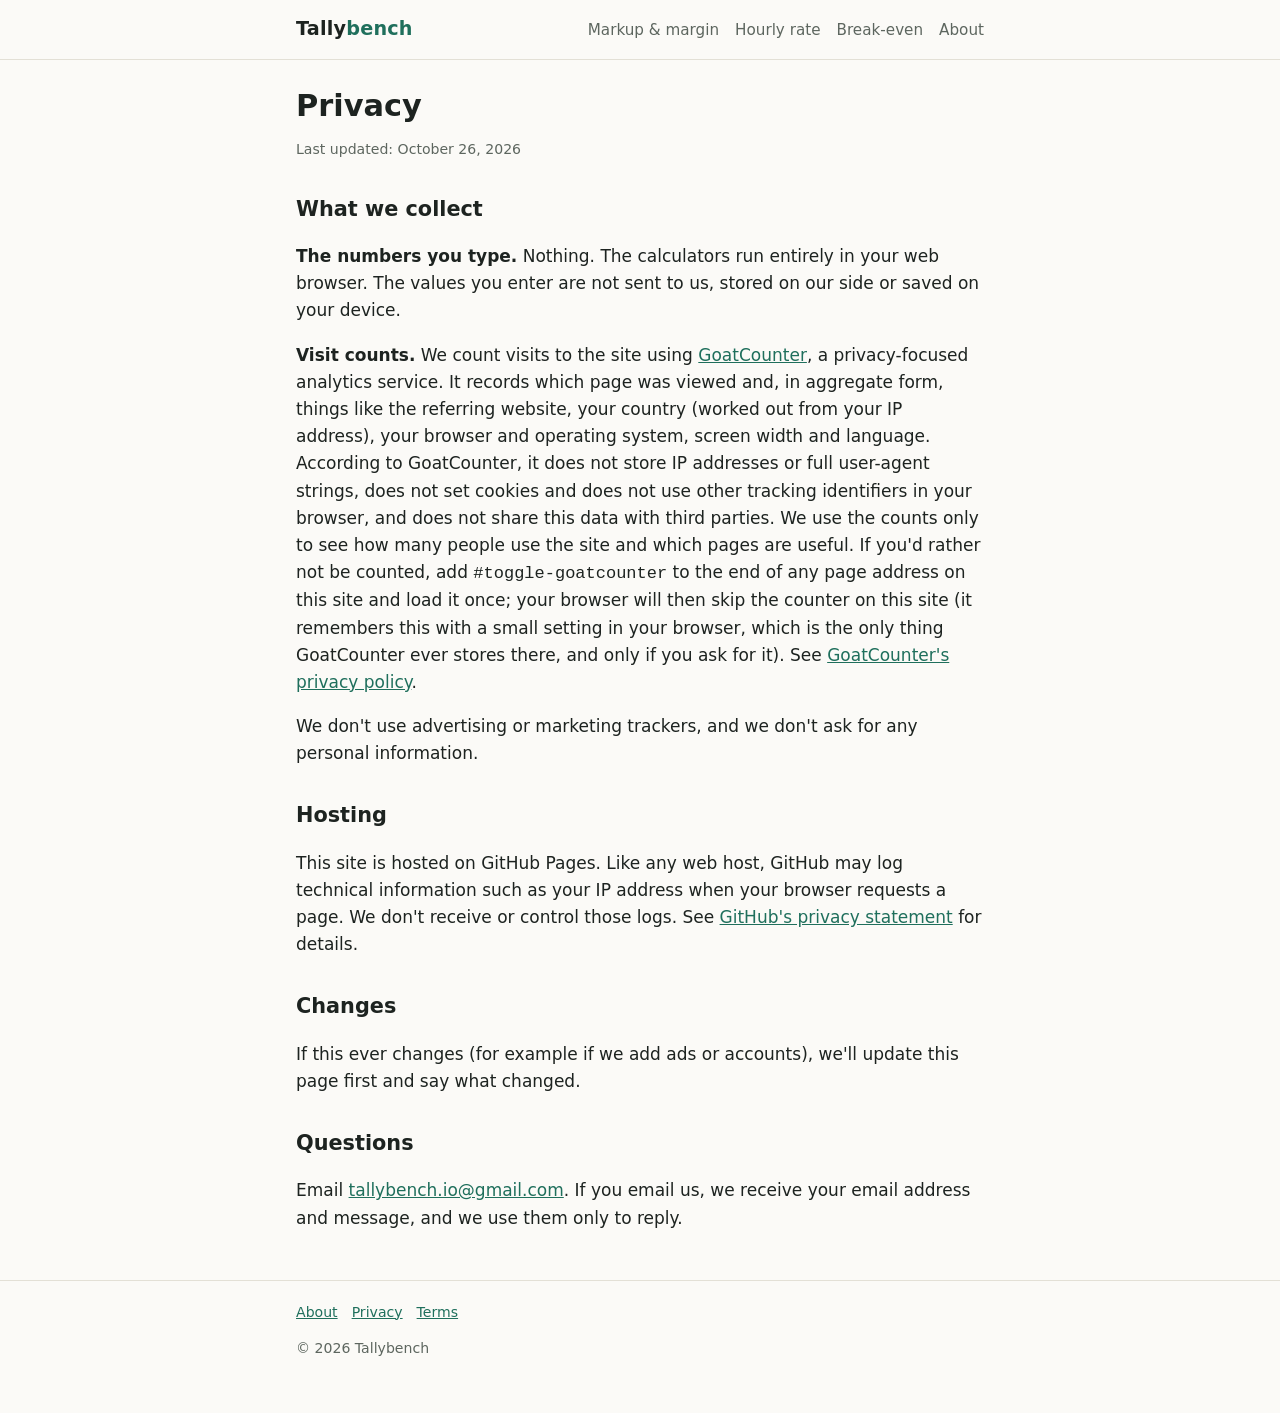
<file: privacy.html>
<!doctype html>
<html lang="en">
<head>
<meta charset="utf-8">
<meta name="viewport" content="width=device-width,initial-scale=1">
<title>Privacy – Tallybench</title>
<meta name="description" content="Tallybench does not collect, store or transmit the numbers you enter.">
<link rel="canonical" href="https://tallybench.github.io/privacy.html">
<link rel="stylesheet" href="style.css">
</head>
<body>
<header class="site"><div class="wrap">
<a class="brand" href="./">Tally<span>bench</span></a>
<nav><a href="markup-margin-calculator.html">Markup &amp; margin</a><a href="hourly-rate-calculator.html">Hourly rate</a><a href="break-even-calculator.html">Break-even</a><a href="about.html">About</a></nav>
</div></header>
<main class="wrap">
<h1>Privacy</h1>
<p class="note">Last updated: October 26, 2026</p>
<h2>What we collect</h2>
<p><strong>The numbers you type.</strong> Nothing. The calculators run entirely in your web browser. The values you enter are not sent to us, stored on our side or saved on your device.</p>
<p><strong>Visit counts.</strong> We count visits to the site using <a href="https://www.goatcounter.com/">GoatCounter</a>, a privacy-focused analytics service. It records which page was viewed and, in aggregate form, things like the referring website, your country (worked out from your IP address), your browser and operating system, screen width and language. According to GoatCounter, it does not store IP addresses or full user-agent strings, does not set cookies and does not use other tracking identifiers in your browser, and does not share this data with third parties. We use the counts only to see how many people use the site and which pages are useful. If you'd rather not be counted, add <code>#toggle-goatcounter</code> to the end of any page address on this site and load it once; your browser will then skip the counter on this site (it remembers this with a small setting in your browser, which is the only thing GoatCounter ever stores there, and only if you ask for it). See <a href="https://www.goatcounter.com/privacy">GoatCounter's privacy policy</a>.</p>
<p>We don't use advertising or marketing trackers, and we don't ask for any personal information.</p>
<h2>Hosting</h2>
<p>This site is hosted on GitHub Pages. Like any web host, GitHub may log technical information such as your IP address when your browser requests a page. We don't receive or control those logs. See <a href="https://docs.github.com/en/site-policy/privacy-policies/github-general-privacy-statement">GitHub's privacy statement</a> for details.</p>
<h2>Changes</h2>
<p>If this ever changes (for example if we add ads or accounts), we'll update this page first and say what changed.</p>
<h2>Questions</h2>
<p>Email <a href="mailto:tallybench.io@gmail.com">tallybench.io@gmail.com</a>. If you email us, we receive your email address and message, and we use them only to reply.</p>
</main>
<footer><div class="wrap"><a href="about.html">About</a><a href="privacy.html">Privacy</a><a href="terms.html">Terms</a><p>© 2026 Tallybench</p></div></footer>
<script data-goatcounter="https://claude.goatcounter.com/count" async src="//gc.zgo.at/count.js"></script>
</body>
</html>
</file>
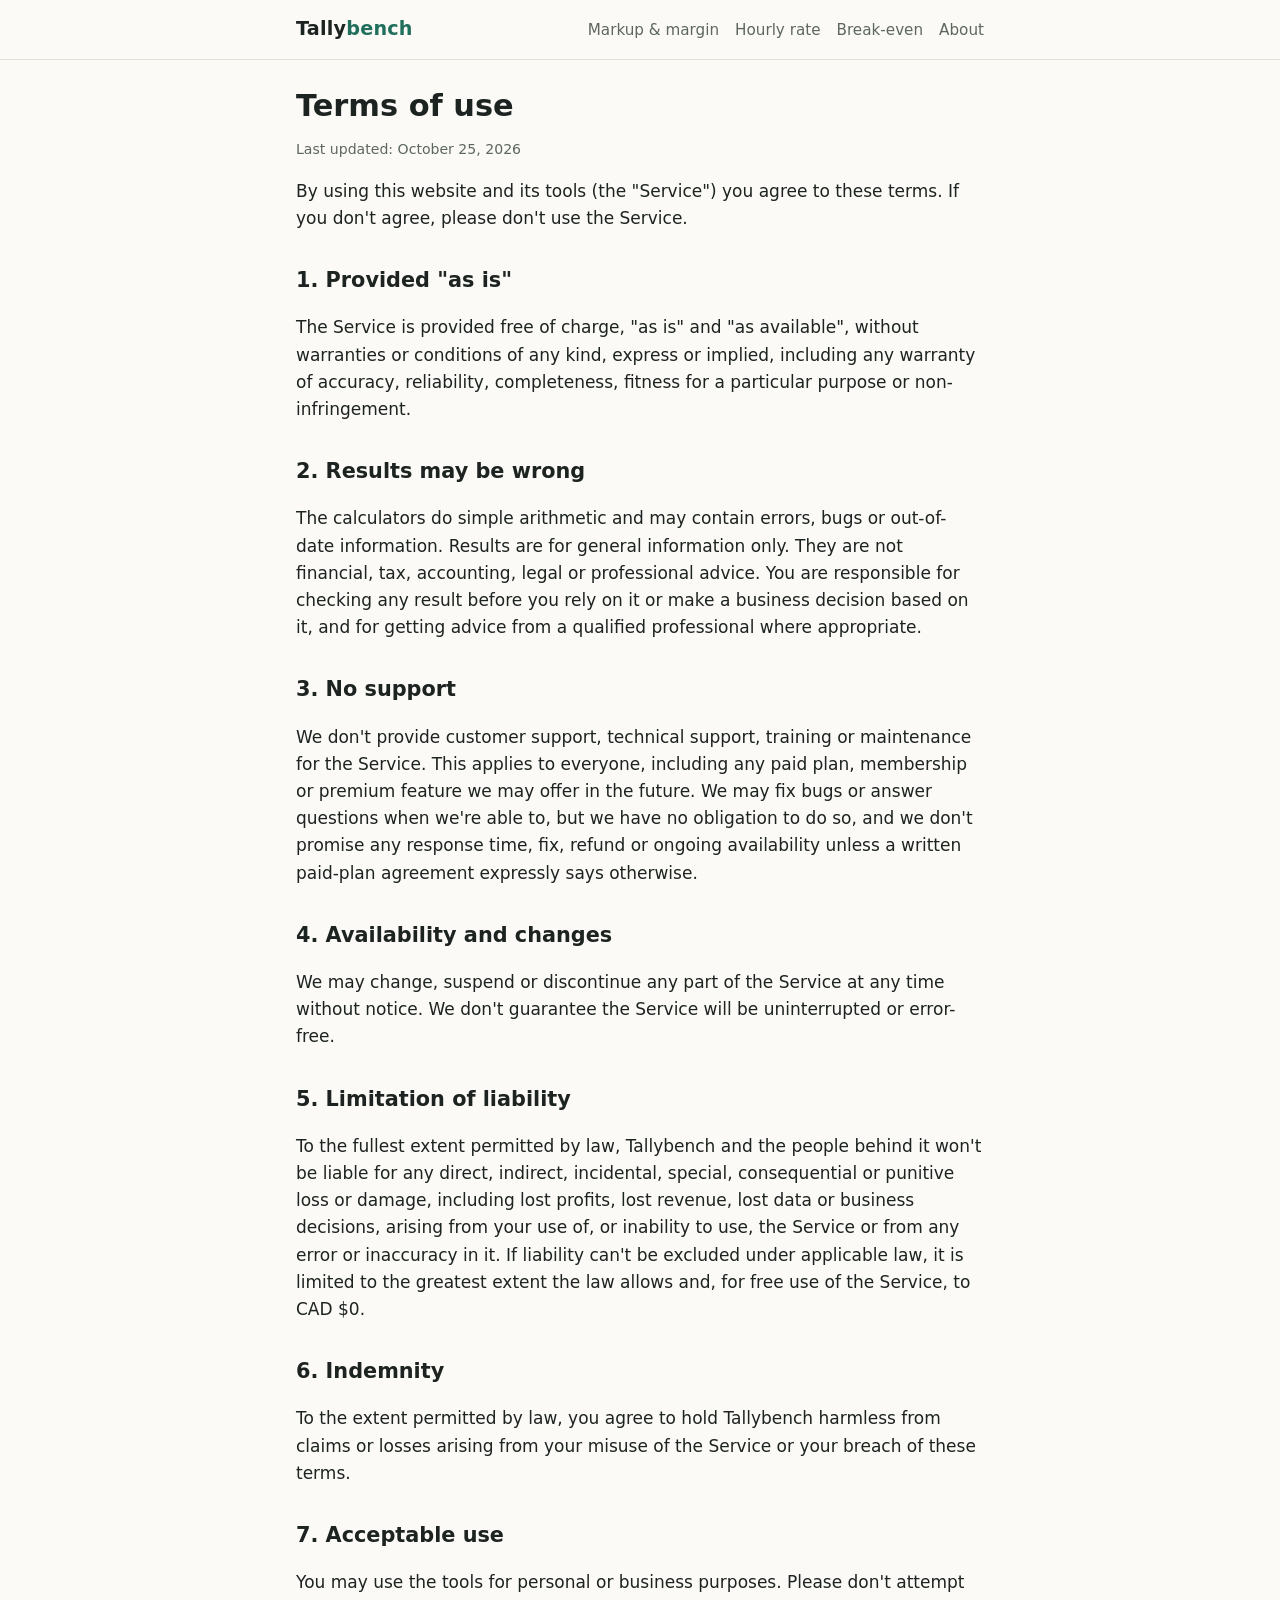
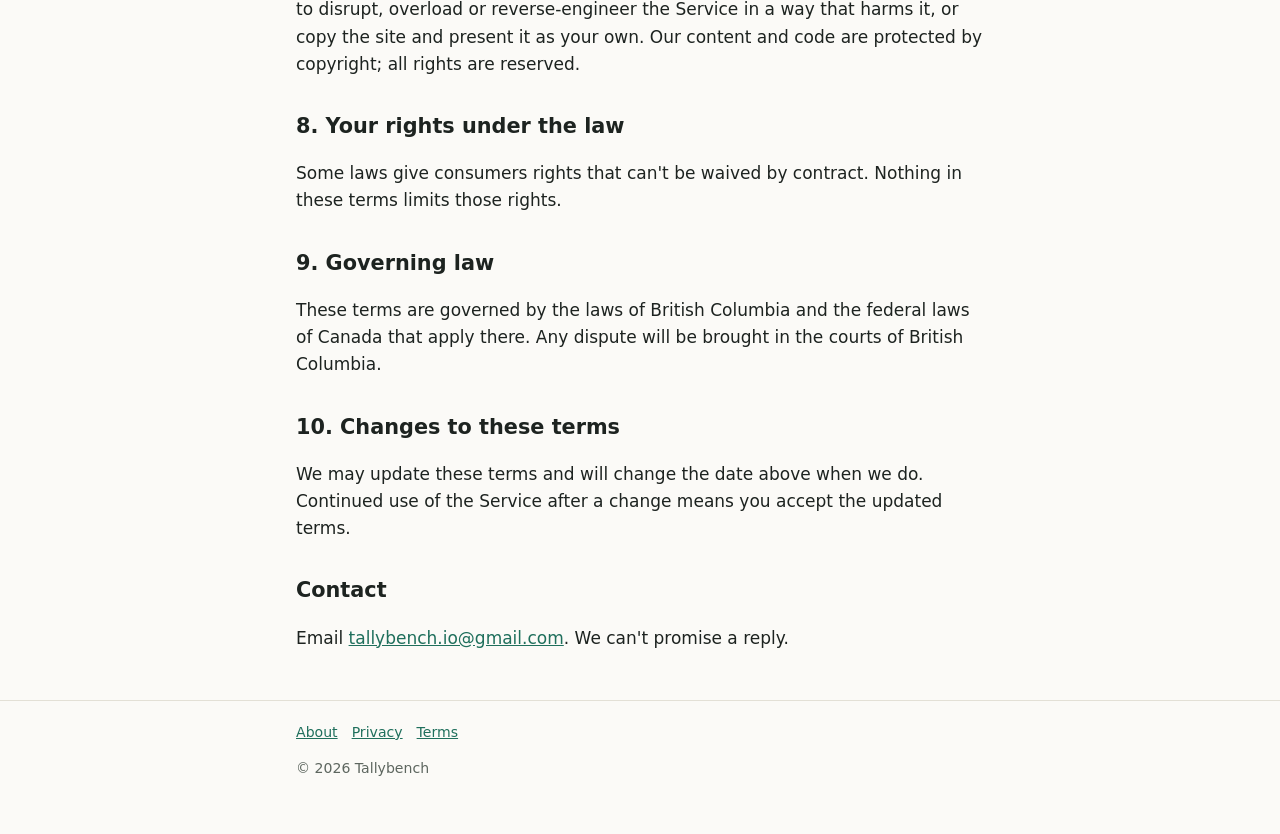
<file: terms.html>
<!doctype html>
<html lang="en">
<head>
<meta charset="utf-8">
<meta name="viewport" content="width=device-width,initial-scale=1">
<title>Terms of use – Tallybench</title>
<meta name="description" content="Terms of use for the Tallybench calculators: provided as is, no support, no guarantee of accuracy.">
<link rel="canonical" href="https://tallybench.github.io/terms.html">
<link rel="stylesheet" href="style.css">
</head>
<body>
<header class="site"><div class="wrap">
<a class="brand" href="./">Tally<span>bench</span></a>
<nav><a href="markup-margin-calculator.html">Markup &amp; margin</a><a href="hourly-rate-calculator.html">Hourly rate</a><a href="break-even-calculator.html">Break-even</a><a href="about.html">About</a></nav>
</div></header>
<main class="wrap">
<h1>Terms of use</h1>
<p class="note">Last updated: October 25, 2026</p>
<p>By using this website and its tools (the "Service") you agree to these terms. If you don't agree, please don't use the Service.</p>

<h2>1. Provided "as is"</h2>
<p>The Service is provided free of charge, "as is" and "as available", without warranties or conditions of any kind, express or implied, including any warranty of accuracy, reliability, completeness, fitness for a particular purpose or non-infringement.</p>

<h2>2. Results may be wrong</h2>
<p>The calculators do simple arithmetic and may contain errors, bugs or out-of-date information. Results are for general information only. They are not financial, tax, accounting, legal or professional advice. You are responsible for checking any result before you rely on it or make a business decision based on it, and for getting advice from a qualified professional where appropriate.</p>

<h2>3. No support</h2>
<p>We don't provide customer support, technical support, training or maintenance for the Service. This applies to everyone, including any paid plan, membership or premium feature we may offer in the future. We may fix bugs or answer questions when we're able to, but we have no obligation to do so, and we don't promise any response time, fix, refund or ongoing availability unless a written paid-plan agreement expressly says otherwise.</p>

<h2>4. Availability and changes</h2>
<p>We may change, suspend or discontinue any part of the Service at any time without notice. We don't guarantee the Service will be uninterrupted or error-free.</p>

<h2>5. Limitation of liability</h2>
<p>To the fullest extent permitted by law, Tallybench and the people behind it won't be liable for any direct, indirect, incidental, special, consequential or punitive loss or damage, including lost profits, lost revenue, lost data or business decisions, arising from your use of, or inability to use, the Service or from any error or inaccuracy in it. If liability can't be excluded under applicable law, it is limited to the greatest extent the law allows and, for free use of the Service, to CAD $0.</p>

<h2>6. Indemnity</h2>
<p>To the extent permitted by law, you agree to hold Tallybench harmless from claims or losses arising from your misuse of the Service or your breach of these terms.</p>

<h2>7. Acceptable use</h2>
<p>You may use the tools for personal or business purposes. Please don't attempt to disrupt, overload or reverse-engineer the Service in a way that harms it, or copy the site and present it as your own. Our content and code are protected by copyright; all rights are reserved.</p>

<h2>8. Your rights under the law</h2>
<p>Some laws give consumers rights that can't be waived by contract. Nothing in these terms limits those rights.</p>

<h2>9. Governing law</h2>
<p>These terms are governed by the laws of British Columbia and the federal laws of Canada that apply there. Any dispute will be brought in the courts of British Columbia.</p>

<h2>10. Changes to these terms</h2>
<p>We may update these terms and will change the date above when we do. Continued use of the Service after a change means you accept the updated terms.</p>

<h2>Contact</h2>
<p>Email <a href="mailto:tallybench.io@gmail.com">tallybench.io@gmail.com</a>. We can't promise a reply.</p>
</main>
<footer><div class="wrap"><a href="about.html">About</a><a href="privacy.html">Privacy</a><a href="terms.html">Terms</a><p>© 2026 Tallybench</p></div></footer>
<script data-goatcounter="https://claude.goatcounter.com/count" async src="//gc.zgo.at/count.js"></script>
</body>
</html>
</file>
<file: style.css>
:root{--bg:#fbfaf7;--fg:#1d2320;--muted:#5d665f;--card:#fff;--line:#e3e0d6;--accent:#1f6f5c;--accent-fg:#fff;--warn:#8a4b12}
@media (prefers-color-scheme:dark){:root{--bg:#141815;--fg:#e8ece8;--muted:#9aa59d;--card:#1c211d;--line:#2d352f;--accent:#4fb89d;--accent-fg:#0d1210;--warn:#e0a35f}}
*{box-sizing:border-box}
[hidden]{display:none!important}
body{margin:0;background:var(--bg);color:var(--fg);font:17px/1.6 system-ui,-apple-system,"Segoe UI",Roboto,sans-serif}
a{color:var(--accent)}
.wrap{max-width:720px;margin:0 auto;padding:0 16px}
header.site{border-bottom:1px solid var(--line);padding:14px 0}
header.site .wrap{display:flex;justify-content:space-between;align-items:baseline;gap:12px;flex-wrap:wrap}
.brand{font-weight:700;font-size:1.2rem;text-decoration:none;color:var(--fg);letter-spacing:.2px}
.brand span{color:var(--accent)}
nav a{margin-left:16px;font-size:.95rem;color:var(--muted);text-decoration:none}
nav a:hover{color:var(--accent)}
h1{font-size:1.9rem;line-height:1.2;margin:28px 0 8px}
h2{font-size:1.3rem;margin:32px 0 8px}
p.lead{color:var(--muted);margin-top:0}
.card{background:var(--card);border:1px solid var(--line);border-radius:12px;padding:20px;margin:20px 0}
label{display:block;font-weight:600;margin:12px 0 4px;font-size:.95rem}
input,select{width:100%;padding:10px 12px;font-size:1rem;border:1px solid var(--line);border-radius:8px;background:var(--bg);color:var(--fg)}
input:focus,select:focus{outline:2px solid var(--accent);outline-offset:1px}
.row{display:grid;grid-template-columns:1fr 1fr;gap:12px}
@media(max-width:520px){.row{grid-template-columns:1fr}}
button{background:var(--accent);color:var(--accent-fg);border:0;border-radius:8px;padding:10px 18px;font-size:1rem;font-weight:600;cursor:pointer;margin-top:16px}
button.secondary{background:transparent;color:var(--accent);border:1px solid var(--accent);margin-left:8px}
.results{display:grid;grid-template-columns:repeat(auto-fit,minmax(150px,1fr));gap:12px;margin-top:20px}
.stat{border:1px solid var(--line);border-radius:10px;padding:12px}
.stat .k{font-size:.8rem;color:var(--muted);text-transform:uppercase;letter-spacing:.5px}
.stat .v{font-size:1.5rem;font-weight:700}
.err{color:var(--warn);min-height:1.4em;margin-top:12px;font-size:.95rem}
table{border-collapse:collapse;width:100%;font-size:.95rem}
th,td{border-bottom:1px solid var(--line);padding:8px;text-align:right}
th:first-child,td:first-child{text-align:left}
.note{font-size:.88rem;color:var(--muted)}
ul.tools{list-style:none;padding:0}
ul.tools li{margin:12px 0}
ul.tools a{display:block;padding:16px;border:1px solid var(--line);border-radius:12px;background:var(--card);text-decoration:none;color:var(--fg)}
ul.tools a:hover{border-color:var(--accent)}
ul.tools small{display:block;color:var(--muted)}
footer{border-top:1px solid var(--line);margin-top:48px;padding:20px 0 40px;font-size:.88rem;color:var(--muted)}
footer a{margin-right:14px}
</file>
